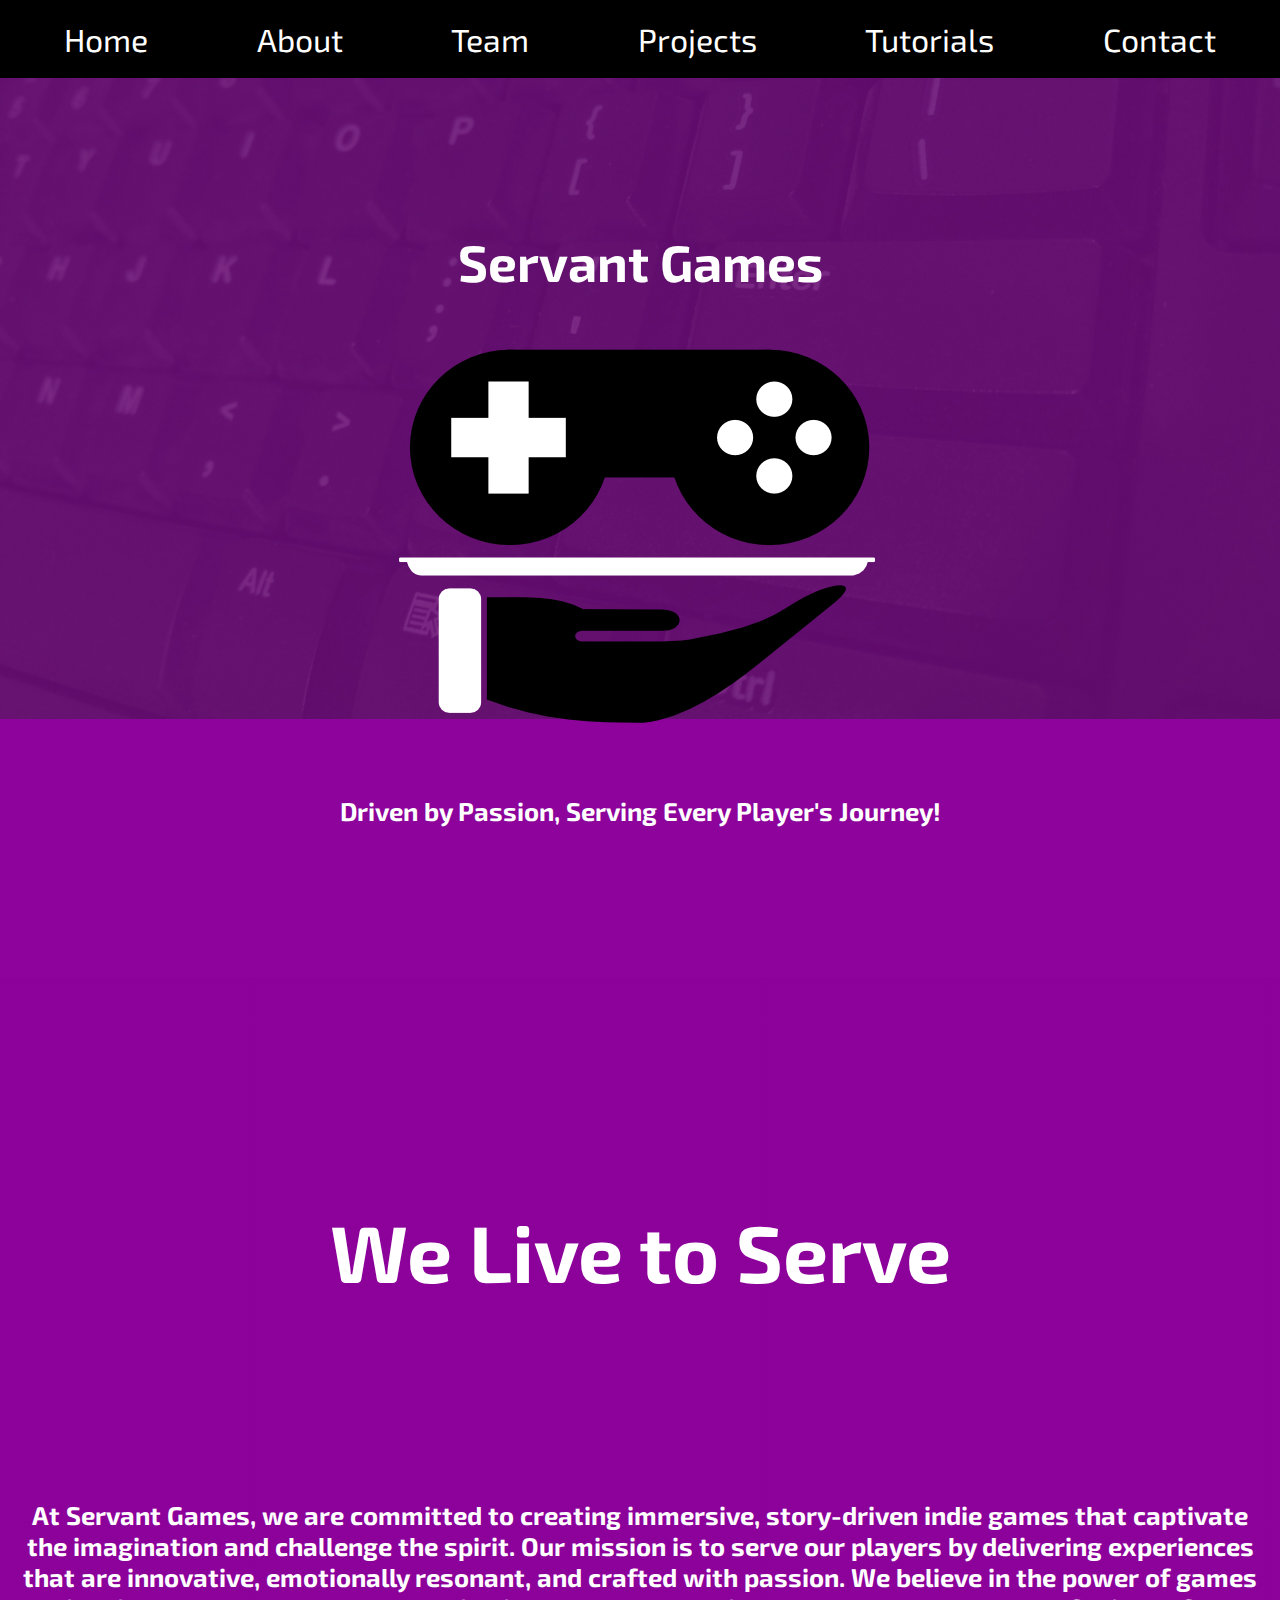
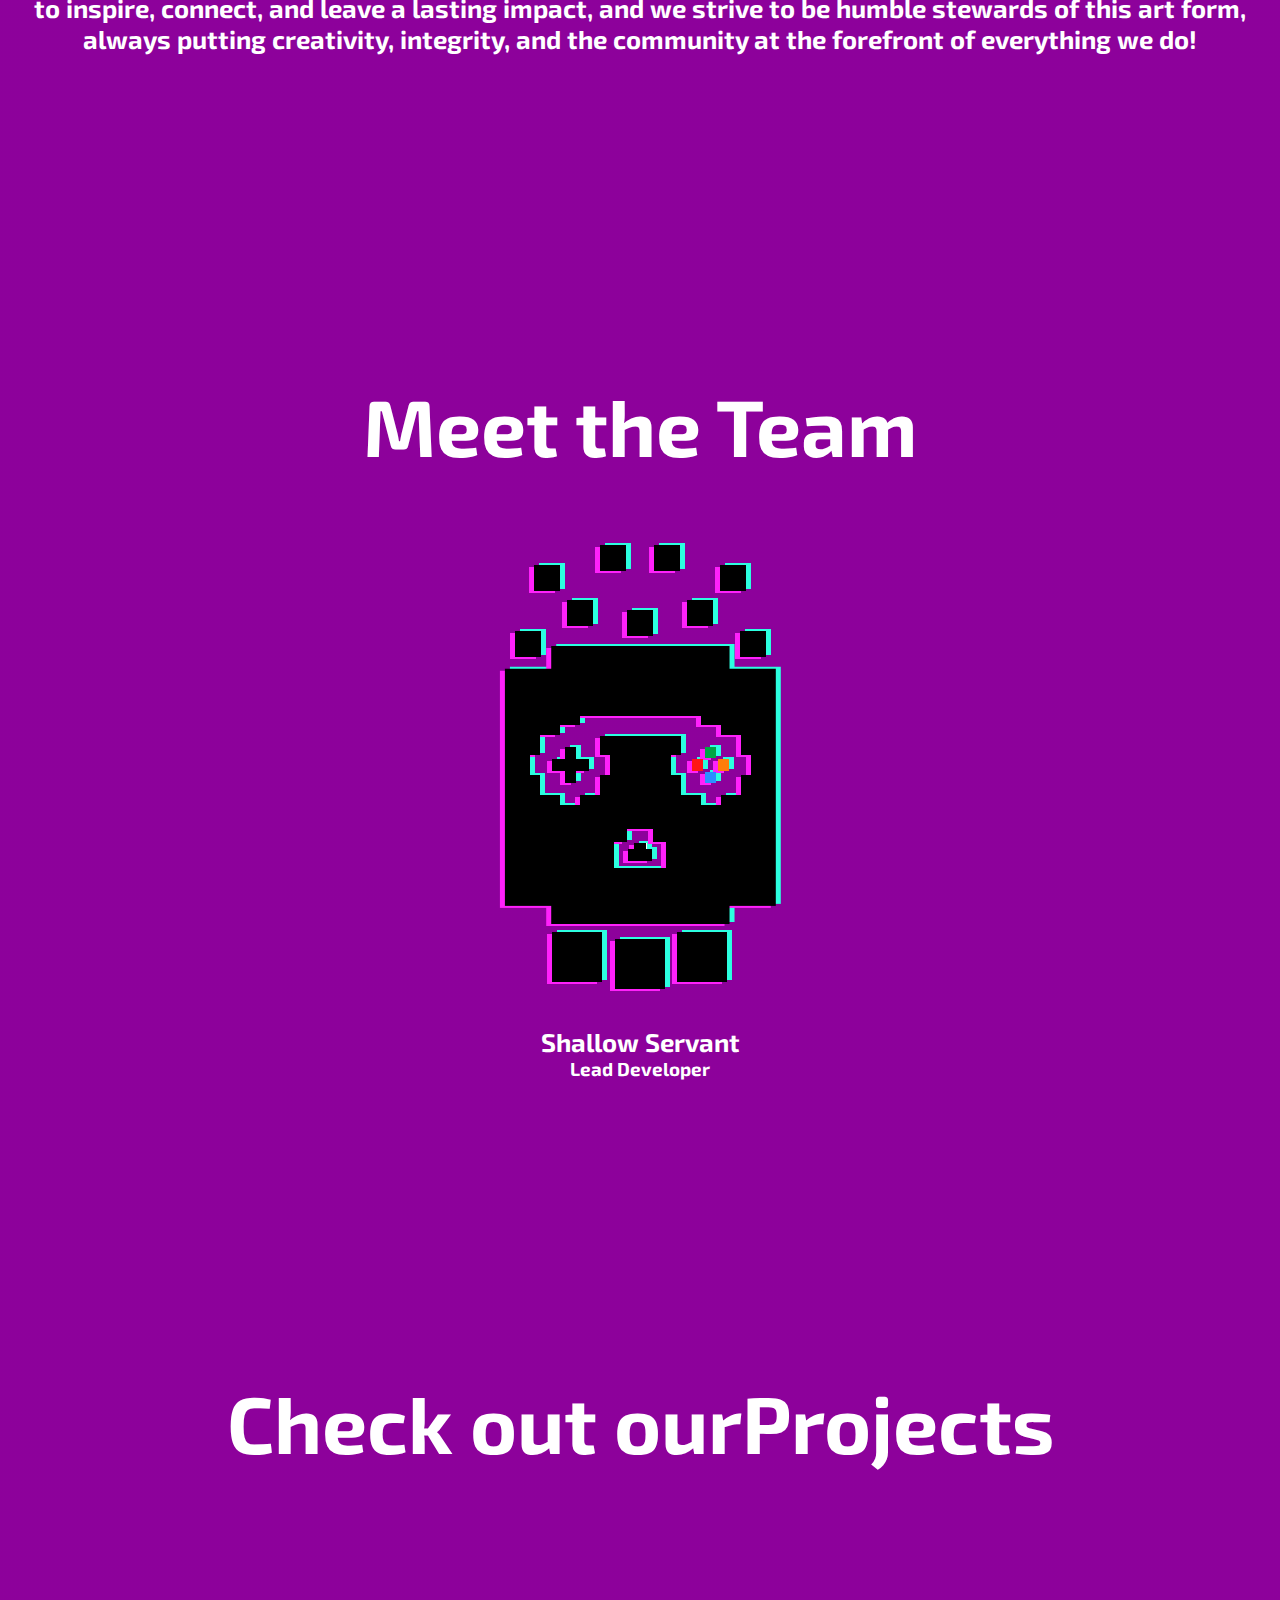
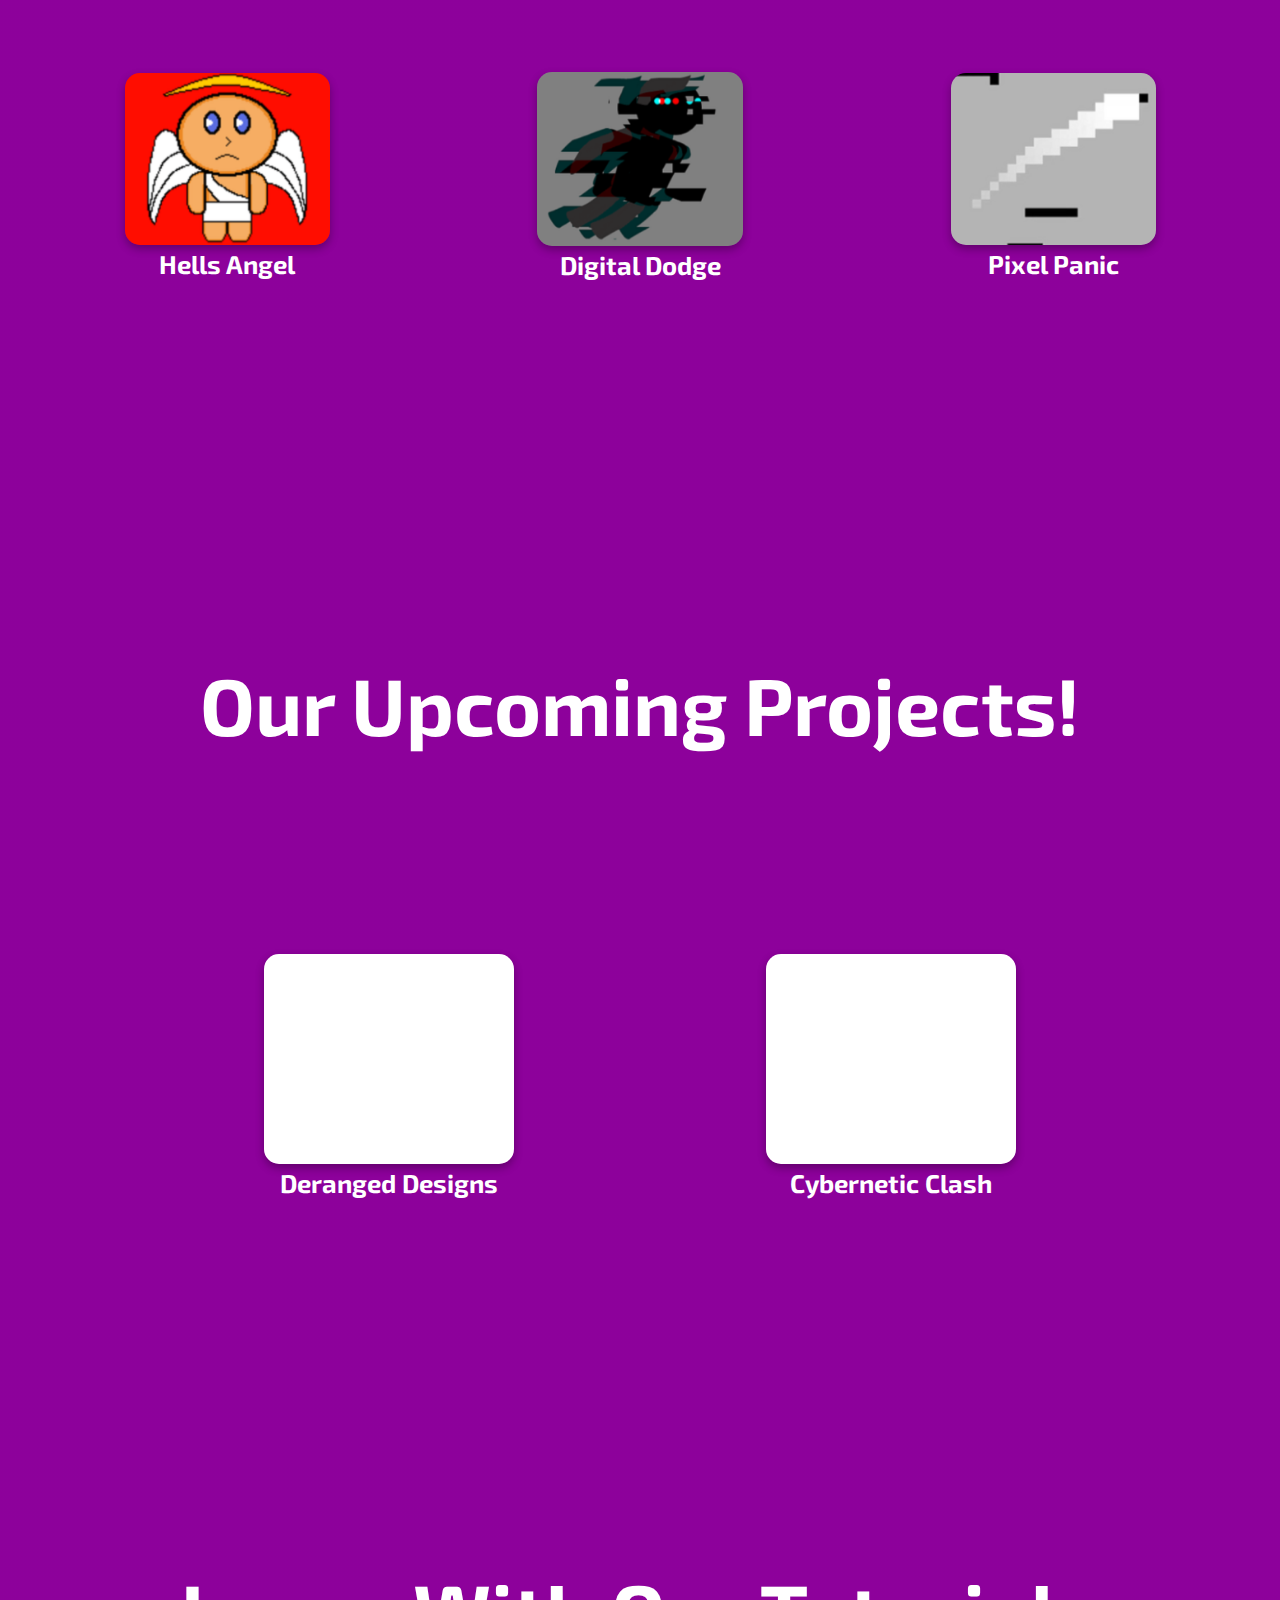
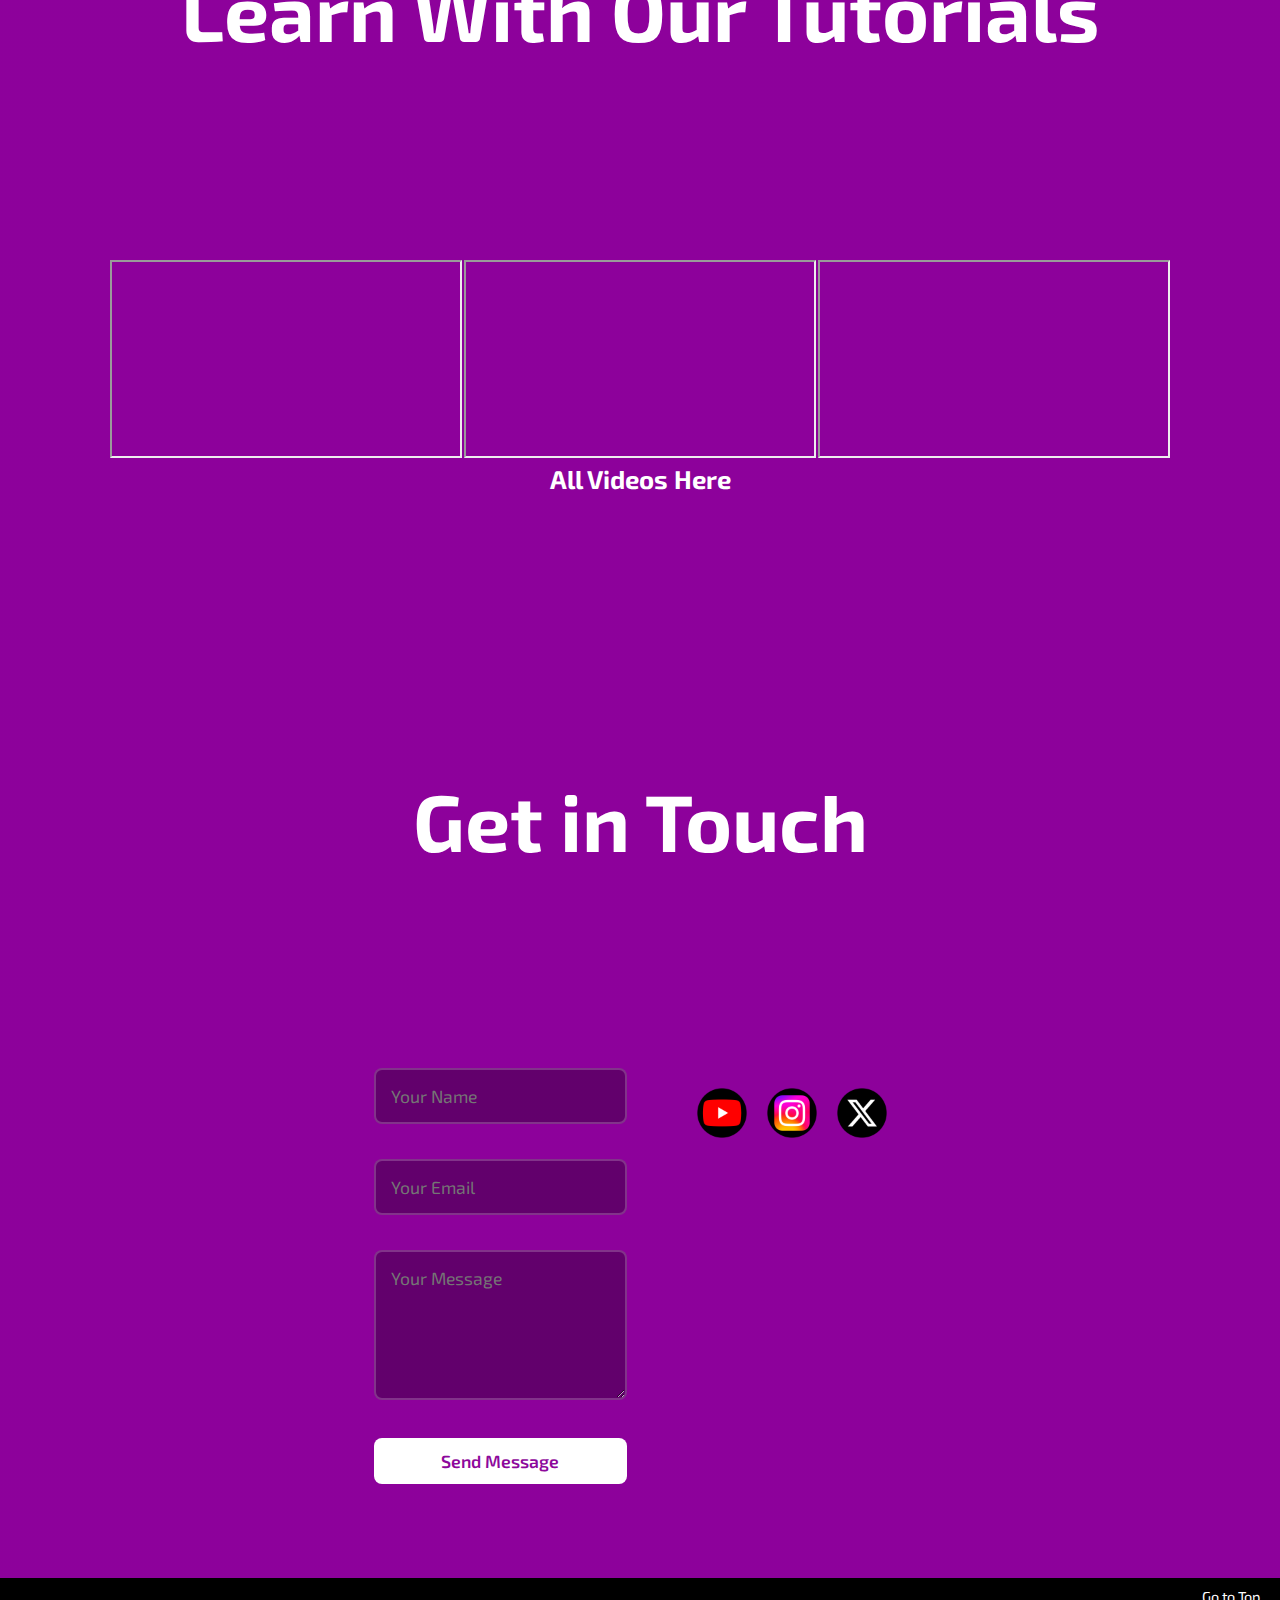
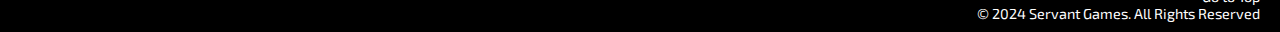
<file: index.html>
<!DOCTYPE html>
<html>
<head>
    <title>Servant Games</title>
    <link rel="icon" type="image/x-icon" href="images/ServantGamesLogo(PurpleCircle).png">
    <link rel="stylesheet" href="https://fonts.googleapis.com/css2?family=Exo+2:wght@400;500;600;700&display=swap">
    <link rel="stylesheet" href="style.css">
    <meta name="viewport" content="width=device-width, initial-scale=1">
</head>
<body>
    <nav id="navbar">
        <a href="#homeSection">Home</a>
        <a href="#aboutSection">About</a>
        <a href="#teamSection">Team</a>
        <a href="#projectsSection">Projects</a>
        <a href="#tutorialSection">Tutorials</a>
        <a href="#contactSection">Contact</a>
    </nav>
    <!-- Home Section -->
    <section id="homeSection">
        <div>
            <h1>Servant Games</h1>
            <img src="images/ServantGamesLogo2.png" alt="Logo" style="max-width: 100%; height: auto;">
            <h2>Driven by Passion, Serving Every Player's Journey!</h2>
        </div>
    </section>

    <!-- About Section -->
    <section id="aboutSection">
        <div>
            <h1>We Live to Serve</h1>
            <h2>At Servant Games, we are committed to creating immersive, story-driven indie games that captivate the imagination and challenge the spirit. Our mission is to serve our players by delivering experiences that are innovative, emotionally resonant, and crafted with passion. We believe in the power of games to inspire, connect, and leave a lasting impact, and we strive to be humble stewards of this art form, always putting creativity, integrity, and the community at the forefront of everything we do!</h2>
        </div>
    </section>     

    <!-- Team Section -->
    <section id="teamSection">
        <div>
            <h1>Meet the Team</h1>
            <img src="images/ShallowGlitchLogo.png" alt="Team Logo" style="max-width: 100%; height: auto;">
            <h2>Shallow Servant</h2>
            <h3>Lead Developer</h3>
        </div>
    </section>

    <!-- Projects Section -->
    <section id="projectsSection">
        <div>
            <h1>Check out ourProjects</h1>
            <table>
                <td>
                    <a href="projects.html#hellsAngelSection"><img src="images/HellsAngelIcon.PNG" alt="" style="max-width: 50%; height: auto;"></a>
                    <h2>Hells Angel</h2>
                </td>
                <td>
                    <a href="projects.html#digitalDodgeSection"><img src="images/DigitalDodgeIcon.PNG" alt="" style="max-width: 50%; height: auto;"></a>
                    <h2>Digital Dodge</h2>
                </td>
                <td>
                    <a href="projects.html#pixelPanicSection"><img src="images/PixelPanicIcon.PNG" alt="" style="max-width: 50%; height: auto;"></a>
                    <h2>Pixel Panic</h2>
                </td>
            </table>
        </div>
    </section>

    <!-- Upcoming Projects Section -->
     <section id="upcomingProjectsSection">
        <div>
            <h1>Our Upcoming Projects!</h1>
            <table>
                <td>
                    <a href="upcomingProjects.html#derangedDesignsSection"><img src="images/Filler.png" alt="" style="max-width: 50%; height: auto;"></a>
                    <h2>Deranged Designs</h2>
                </td>
                <td>
                    <a href="upcomingProjects.html#cyberneticClashSection"><img src="images/Filler.png" alt="" style="max-width: 50%; height: auto;"></a>
                    <h2>Cybernetic Clash</h2>
                </td>
            </table>
        </div>
     </section>

    <!-- Tutorials Section -->
    <section id="tutorialSection">
        <div>
            <h1>Learn With Our Tutorials</h1>
            <table>
                <td>
                    <iframe width="352" height="198" src="https://www.youtube.com/embed/ZDkMhiNQOwo" allowfullscreen></iframe>
                </td>
                <td>
                    <iframe width="352" height="198" src="https://www.youtube.com/embed/u7wFRlverNw" allowfullscreen></iframe>
                </td>
                <td>
                    <iframe width="352" height="198" src="https://www.youtube.com/embed/_vJ1q2FaB0M?start=493" allowfullscreen></iframe>
                </td>
            </table>
            <h2><a href="https://www.youtube.com/@ServantGames/featured" target="_blank">All Videos Here</a></h2>
        </div>
    </section>

    <!-- Contact Section -->
    <section id="contactSection">
        <div>
            <h1>Get in Touch</h1>
            
            <div class="contact-container">
                <div class="contact-form">
                    <form action="#" method="POST" class="email-form">
                        <div class="form-group">
                            <input type="text" id="name" name="name" placeholder="Your Name" required>
                        </div>
                        <div class="form-group">
                            <input type="email" id="email" name="email" placeholder="Your Email" required>
                        </div>
                        <div class="form-group">
                            <textarea id="message" name="message" placeholder="Your Message" rows="5" required></textarea>
                        </div>
                        <button type="submit" class="submit-btn">Send Message</button>
                    </form>
                </div>
                
                <div class="social-links">
                    <a href="https://www.youtube.com/@ServantGames" target="_blank">
                        <img src="images/YouTubeIcon.png" alt="Youtube Channel" style="max-width: 50px; height: auto;">
                    </a>
                    <a href="https://www.instagram.com/servantgamessg/" target="_blank">
                        <img src="images/InstaIcon.png" alt="Instagram" style="max-width: 50px; height: auto;">
                    </a>
                    <a href="https://x.com/ServantGamesSG" target="_blank">
                        <img src="images/XIcon.png" alt="X (Twitter)" style="max-width: 50px; height: auto;">
                    </a>
                </div>
            </div>
        </div>
    </section>

    <!-- Footer Section -->
    <section id="footerSection">
        <p><a href="#top">Go to Top</a></p>
        <p>&copy; 2024 Servant Games. All Rights Reserved</p>
    </section>
</body>
</html>
</file>
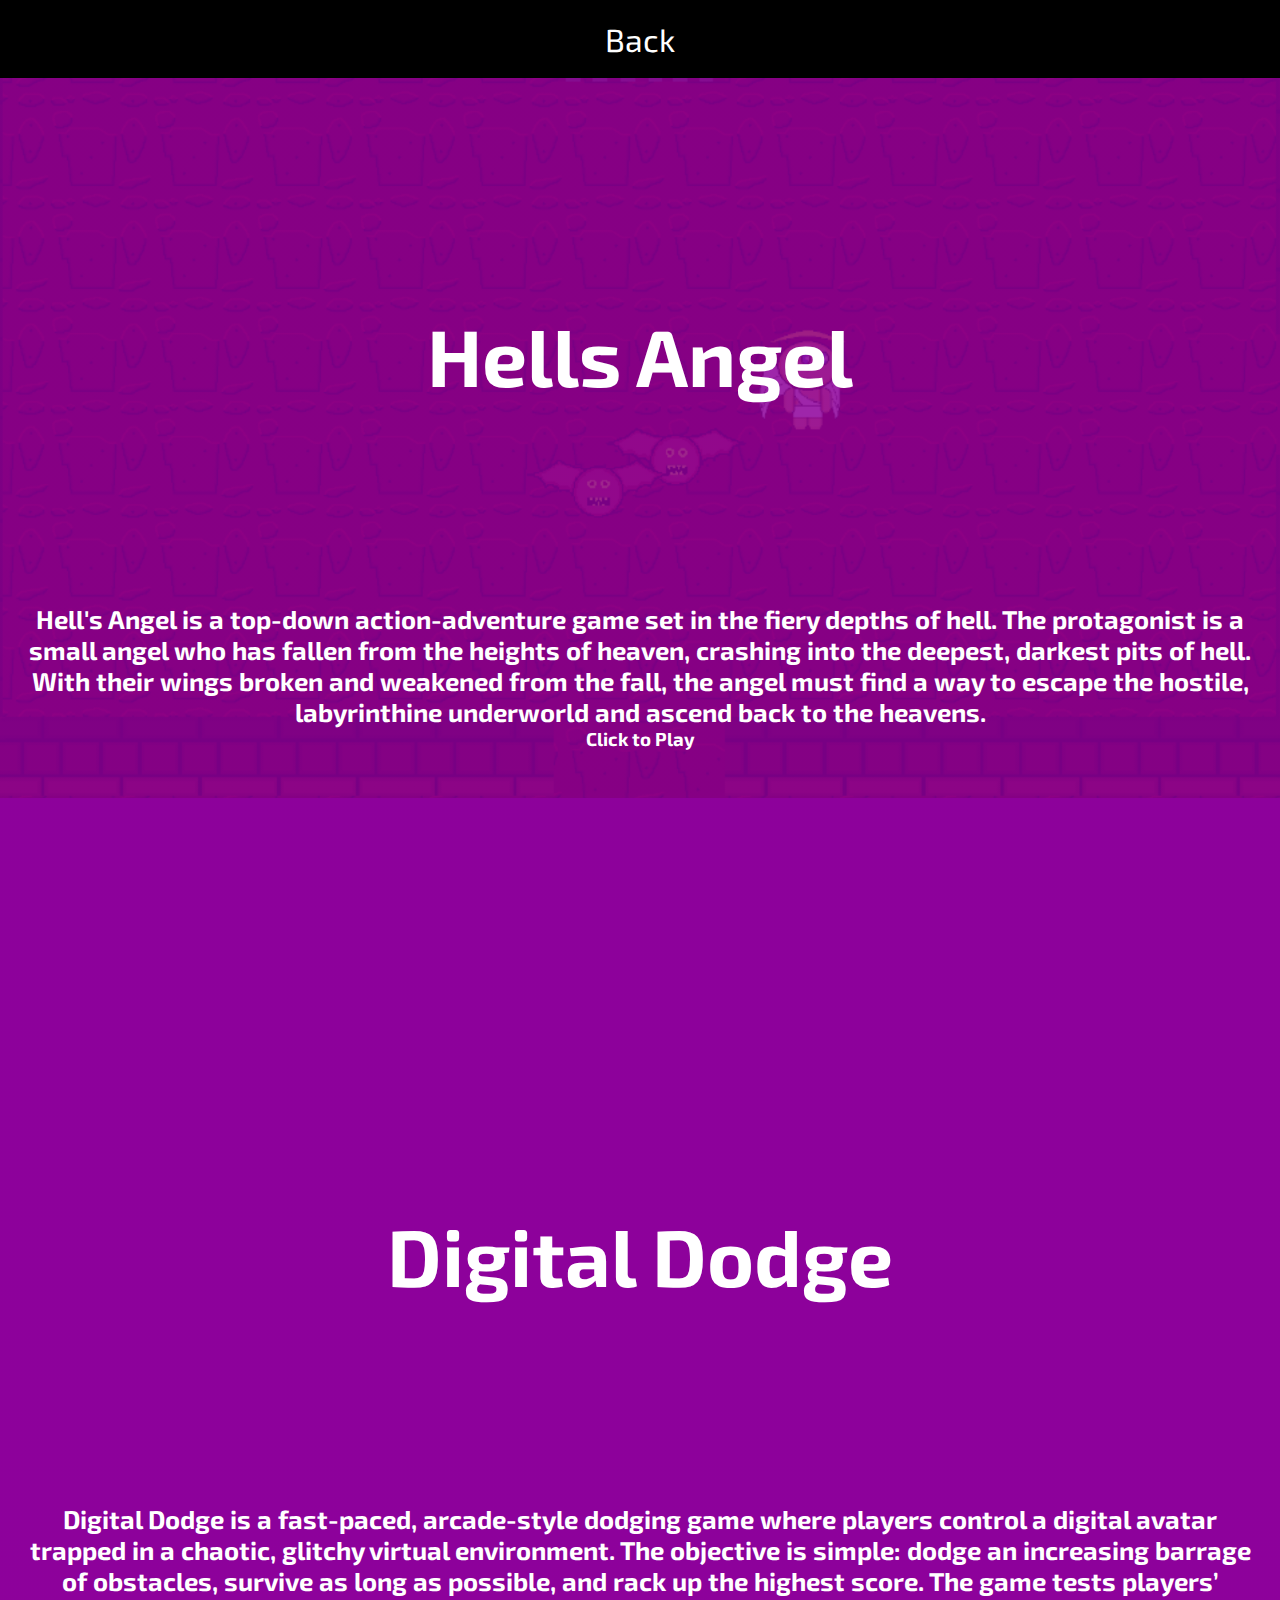
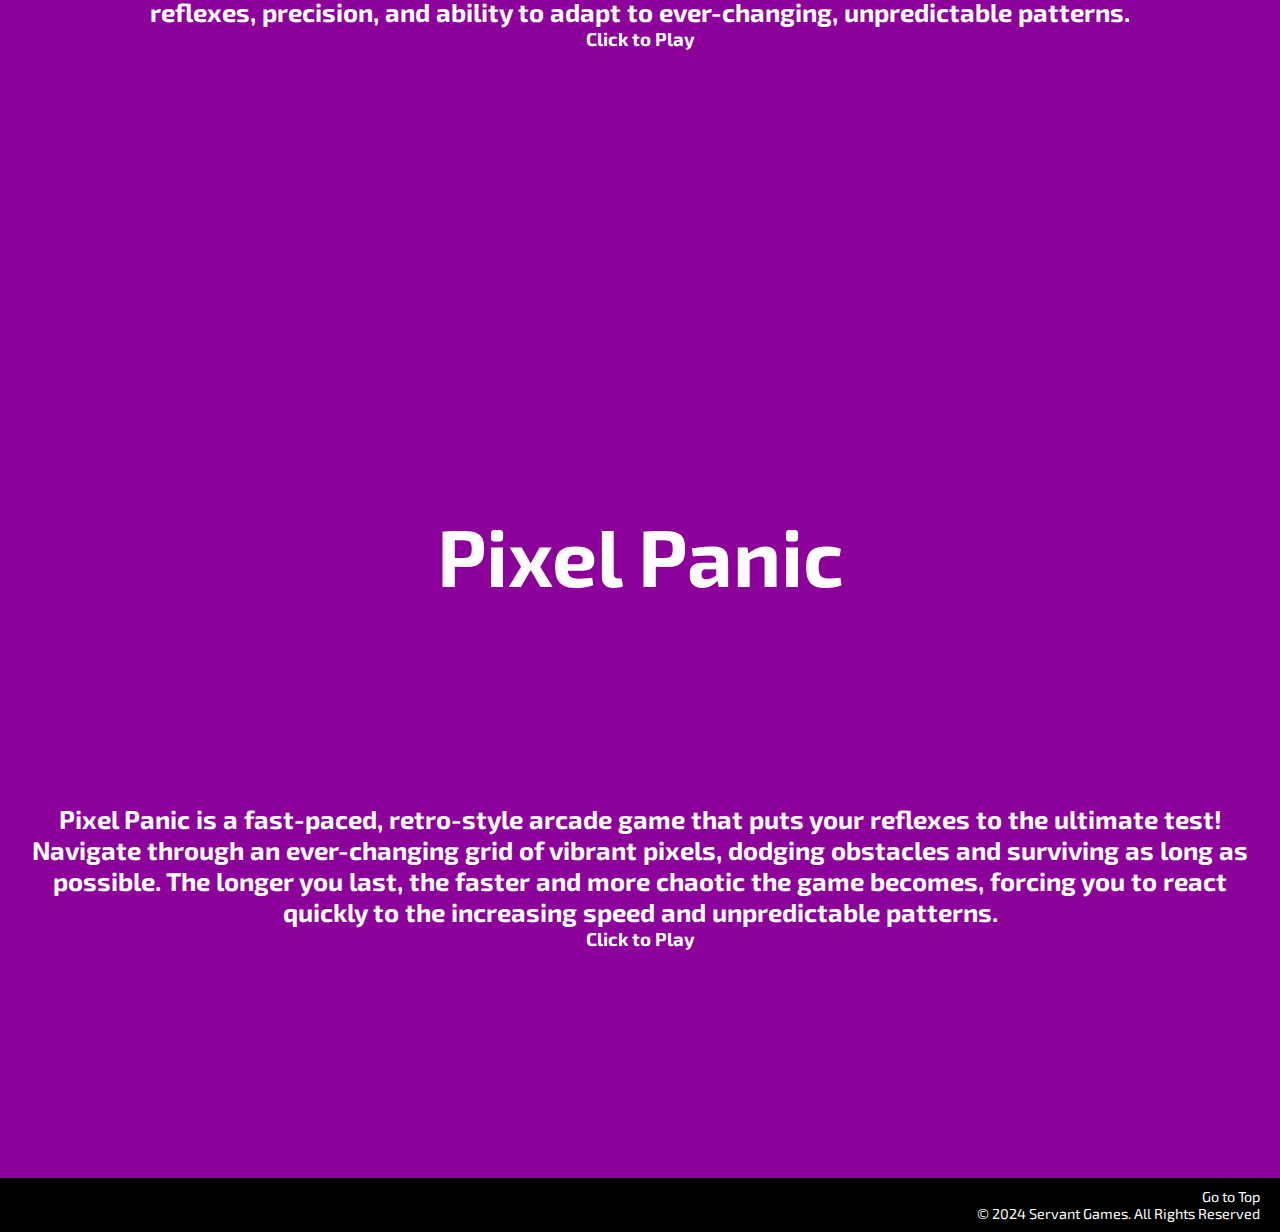
<file: projects.html>
<!DOCTYPE html>
<html>
<head>
    <title>Servant Games Projects</title>
    <link rel="icon" type="image/x-icon" href="images/ServantGamesLogo(PurpleCircle).png">
    <link rel="stylesheet" href="https://fonts.googleapis.com/css2?family=Exo+2:wght@400;500;600;700&display=swap">
    <link rel="stylesheet" href="style.css">
    <meta name="viewport" content="width=device-width, initial-scale=1">
</head>
<body>
    <nav id="navbar">
        <a href="index.html#projectsSection">Back</a>
    </nav>
    <!-- Hells Angel Section -->
    <section id="hellsAngelSection">
        <div>
            <h1>Hells Angel</h1>
            <h2>Hell's Angel is a top-down action-adventure game set in the fiery depths of hell. The protagonist is a small angel who has fallen from the heights of heaven, crashing into the deepest, darkest pits of hell. With their wings broken and weakened from the fall, the angel must find a way to escape the hostile, labyrinthine underworld and ascend back to the heavens.</h2>
            <h3><a href="https://shallowglitch-games.itch.io/hells-angel" target="_blank">Click to Play</a></h3>
        </div>
    </section>

    <!-- Digital Dodge Section -->
    <section id="digitalDodgeSection">
        <div>
            <h1>Digital Dodge</h1>
            <h2>Digital Dodge is a fast-paced, arcade-style dodging game where players control a digital avatar trapped in a chaotic, glitchy virtual environment. The objective is simple: dodge an increasing barrage of obstacles, survive as long as possible, and rack up the highest score. The game tests players’ reflexes, precision, and ability to adapt to ever-changing, unpredictable patterns.</h2>
            <h3><a href="https://shallowglitch-games.itch.io/digital-dodge" target="_blank">Click to Play</a></h3>
        </div>
    </section> 

    <!-- Pixel Panic Section -->
    <section id="pixelPanicSection">
        <div>
            <h1>Pixel Panic</h1>
            <h2>Pixel Panic is a fast-paced, retro-style arcade game that puts your reflexes to the ultimate test! Navigate through an ever-changing grid of vibrant pixels, dodging obstacles and surviving as long as possible. The longer you last, the faster and more chaotic the game becomes, forcing you to react quickly to the increasing speed and unpredictable patterns.</h2>
            <h3><a href="https://shallowglitch-games.itch.io/pixel-panic" target="_blank">Click to Play</a></h3>
        </div>
    </section> 

    <!-- Footer Section -->
    <section id="footerSection">
        <p><a href="#top">Go to Top</a></p>
        <p>&copy; 2024 Servant Games. All Rights Reserved</p>
    </section>
</body>
</html>
</file>
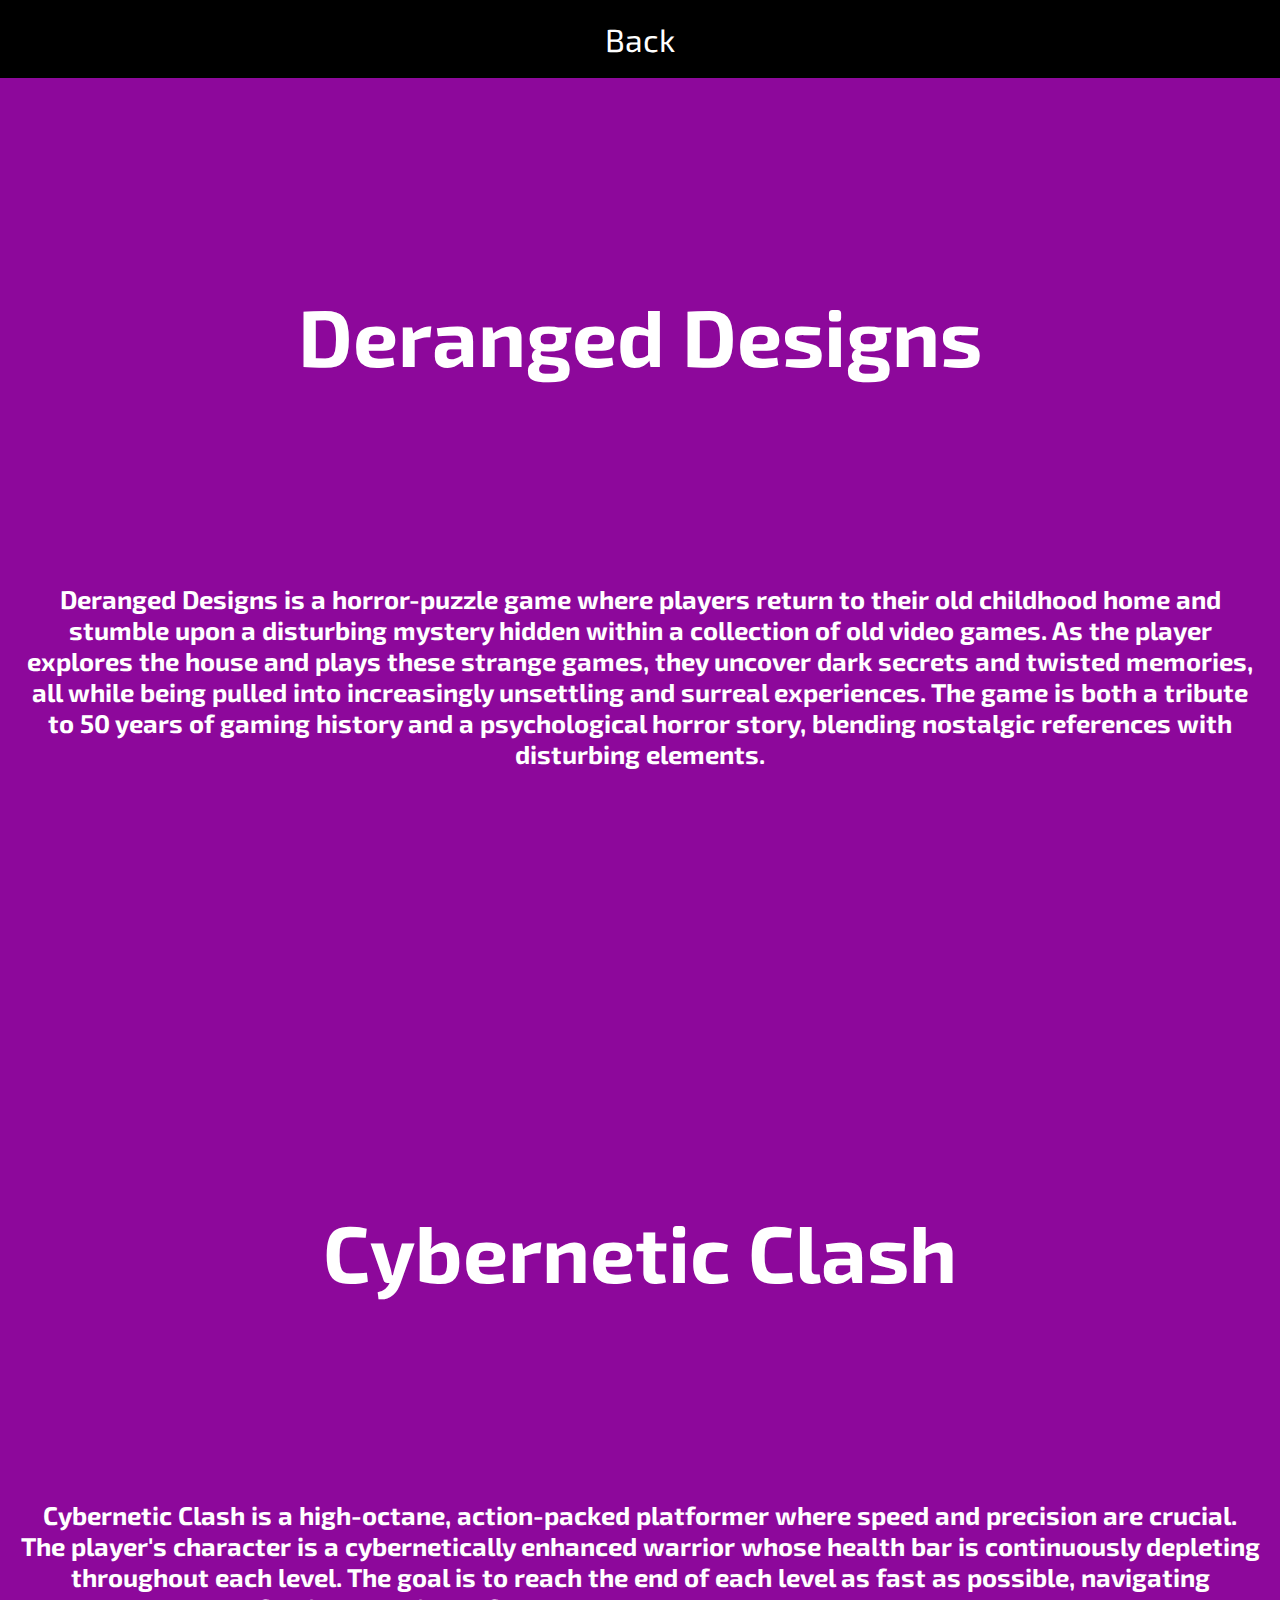
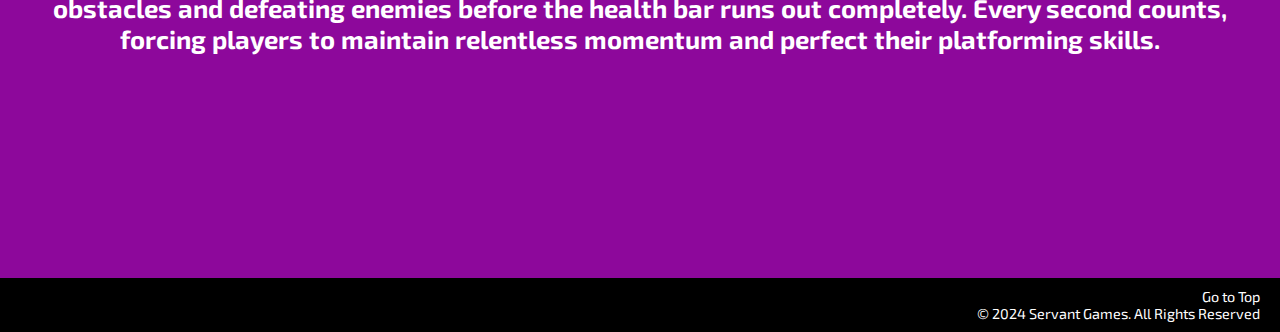
<file: upcomingProjects.html>
<!DOCTYPE html>
<html>
<head>
    <title>Servant Games Upcoming Projects</title>
    <link rel="icon" type="image/x-icon" href="images/ServantGamesLogo(PurpleCircle).png">
    <link rel="stylesheet" href="https://fonts.googleapis.com/css2?family=Exo+2:wght@400;500;600;700&display=swap">
    <link rel="stylesheet" href="style.css">
    <meta name="viewport" content="width=device-width, initial-scale=1">
</head>
<body>
    <nav id="navbar">
        <a href="index.html#upcomingProjectsSection">Back</a>
    </nav>
    <!-- Deranged Designs Section -->
    <section id="derangedDesignsSection">
        <div>
            <h1>Deranged Designs</h1>
            <h2>Deranged Designs is a horror-puzzle game where players return to their old childhood home and stumble upon a disturbing mystery hidden within a collection of old video games. As the player explores the house and plays these strange games, they uncover dark secrets and twisted memories, all while being pulled into increasingly unsettling and surreal experiences. The game is both a tribute to 50 years of gaming history and a psychological horror story, blending nostalgic references with disturbing elements.</h2>
        </div>
    </section>

    <!-- Cybernetic Clash Section -->
    <section id="cyberneticClashSection">
        <div>
            <h1>Cybernetic Clash</h1>
            <h2>Cybernetic Clash is a high-octane, action-packed platformer where speed and precision are crucial. The player's character is a cybernetically enhanced warrior whose health bar is continuously depleting throughout each level. The goal is to reach the end of each level as fast as possible, navigating obstacles and defeating enemies before the health bar runs out completely. Every second counts, forcing players to maintain relentless momentum and perfect their platforming skills.</h2>
        </div>
    </section> 

    <!-- Footer Section -->
    <section id="footerSection">
        <p><a href="#top">Go to Top</a></p>
        <p>&copy; 2024 Servant Games. All Rights Reserved</p>
    </section>
</body>
</html>
</file>
<file: style.css>
html {
    scroll-behavior: smooth; /* Enables smooth scrolling for anchor links */
}

/* Import Exo 2 font */
@import url('https://fonts.googleapis.com/css2?family=Exo+2:wght@400;500;600;700&display=swap');

/* Apply the Exo 2 font to the body */
body {
    font-family: 'Exo 2', sans-serif;
    background-color: #8D089B;
    margin: 0;
    padding: 0;
}

* {
    margin: 0;
    padding: 0;
    box-sizing: border-box;
}

/* Anchor Styles */
a {
    color: #ffffff;
    text-decoration: none;
}

a:hover {
    text-decoration: underline;
}

/* Headings */
h1 {
    font-size: 4vw; /* Responsive font size */
}

h2 {
    font-size: 2.5vw; /* Responsive font size */
}

h2 {
    font-size: 2vw; /* Responsive font size */
}

/* Navbar */
#navbar {
    position: sticky;
    top: 0;
    padding: 10px;
    background-color: #000000;
    width: 100%;
    text-align: center;
    font-size: 2.5vw; /* Responsive font size */
    display: flex;
    justify-content: space-around; /* Align navbar items evenly */
}

#navbar a {
    padding: 10px;
}

/* Common background settings for all sections with backgrounds */
#homeSection,
#aboutSection,
#teamSection,
#projectsSection,
#upcomingProjectsSection,
#tutorialSection,
#contactSection,
#hellsAngelSection,
#digitalDodgeSection,
#pixelPanicSection,
#derangedDesignsSection,
#cyberneticClashSection {
    width: 100%;
    min-height: 100vh;
    display: flex;
    flex-direction: column;
    align-items: center;
    justify-content: center;
    padding: 20px;
    text-align: center;
    color: #ffffff;
    background-size: 100% auto;
    background-position: top center;
    background-repeat: no-repeat;
    background-attachment: fixed;
}

/* Individual section backgrounds */
#homeSection {
    background: linear-gradient(0deg, rgba(141, 0, 155, 0.6), rgba(141, 0, 155, 0.6)), 
                url("images/home-section-BG.jpg") no-repeat top center fixed;
    background-size: 100% auto;
}

#aboutSection {
    background: linear-gradient(0deg, rgba(141, 0, 155, 0.85), rgba(141, 0, 155, 0.85)), 
                url("images/about-sesction-BG.jpg") no-repeat top center fixed;
    background-size: 100% auto;
}

#teamSection {
    background: linear-gradient(0deg, rgba(141, 0, 155, 0.85), rgba(141, 0, 155, 0.85)), 
                url("images/team-section-BG.jpg") no-repeat top center fixed;
    background-size: 100% auto;
}

#projectsSection {
    background: linear-gradient(0deg, rgba(141, 0, 155, 0.85), rgba(141, 0, 155, 0.85)), 
                url("images/projects-section-BG.jpg") no-repeat top center fixed;
    background-size: 100% auto;
}

#upcomingProjectsSection {
    background: linear-gradient(0deg, rgba(141, 0, 155, 0.85), rgba(141, 0, 155, 0.85)), 
                url("images/upcoming-projects-section-BG.jpg") no-repeat top center fixed;
    background-size: 100% auto;
}

#tutorialSection {
    background: linear-gradient(0deg, rgba(141, 0, 155, 0.85), rgba(141, 0, 155, 0.85)), 
                url("images/tutorial-section-BG.jpg") no-repeat top center fixed;
    background-size: 100% auto;
}

#contactSection {
    background: linear-gradient(0deg, rgba(141, 0, 155, 0.85), rgba(141, 0, 155, 0.85)), 
                url("images/contact-section.jpg") no-repeat top center fixed;
    background-size: 100% auto;
}

#hellsAngelSection {
    background: linear-gradient(0deg, rgba(141, 0, 155, 0.85), rgba(141, 0, 155, 0.85)), 
                url("images/HellsAngleBG.PNG") no-repeat top center fixed;
    background-size: 100% auto;
}

#digitalDodgeSection {
    background: linear-gradient(0deg, rgba(141, 0, 155, 0.85), rgba(141, 0, 155, 0.85)), 
                url("images/DigitalDodgeBG.PNG") no-repeat top center fixed;
    background-size: 100% auto;
}

#pixelPanicSection {
    background: linear-gradient(0deg, rgba(141, 0, 155, 0.85), rgba(141, 0, 155, 0.85)), 
                url("images/PixelPanicBG.PNG") no-repeat top center fixed;
    background-size: 100% auto;
}

/* Section-specific styles */
#aboutSection h1 {
    margin-bottom: 200px;
    font-size: 5rem;
}

#teamSection h1 {
    margin-bottom: 50px;
    font-size: 5rem;
}

#projectsSection img {
    max-width: 50%;
    height: auto;
    border-radius: 15px;
    box-shadow: 0 4px 8px rgba(0, 0, 0, 0.3);
    transition: transform 0.3s ease;
}

#projectsSection h1 {
    margin-bottom: 200px;
    font-size: 5rem;
}

#projectsSection img:hover {
    transform: scale(1.05);
}

#upcomingProjectsSection img {
    max-width: 50%;
    height: auto;
    border-radius: 15px;
    box-shadow: 0 4px 8px rgba(0, 0, 0, 0.3);
    transition: transform 0.3s ease;
}

#upcomingProjectsSection img:hover {
    transform: scale(1.05);
}

#upcomingProjectsSection h1 {
    margin-bottom: 200px;
    font-size: 5rem;
}

#tutorialSection h1 {
    margin-bottom: 200px;
    font-size: 5rem;
}

#contactSection h1 {
    margin-bottom: 200px;
    font-size: 5rem;
}

/* Contact Section Layout */
.contact-container {
    display: flex;
    justify-content: flex-start;
    align-items: flex-start;
    gap: 50px;
    width: 100%;
    max-width: 1400px;
    margin: 0 auto;
    padding: 0 20px;
}

.contact-form {
    flex: 0 1 500px;
    margin-right: auto;
    text-align: left;
}

/* Form Input Styles */
.form-group {
    margin-bottom: 20px;
}

.form-group input,
.form-group textarea {
    width: 100%;
    padding: 15px;
    border: 2px solid rgba(255, 255, 255, 0.2);
    border-radius: 8px;
    background: rgba(0, 0, 0, 0.3);
    color: white;
    font-family: 'Exo 2', sans-serif;
    font-size: 1.1rem;
    margin-bottom: 15px;
}

.form-group textarea {
    min-height: 150px;
    resize: vertical;
}

.submit-btn {
    padding: 12px 30px;
    background: #ffffff;
    color: #8D089B;
    border: none;
    border-radius: 8px;
    font-family: 'Exo 2', sans-serif;
    font-weight: 600;
    font-size: 1.1rem;
    cursor: pointer;
    transition: all 0.3s ease;
    display: block;
    width: 100%;
}

.submit-btn:hover {
    background: #f0f0f0;
    transform: translateY(-2px);
}

/* Social Links Adjustment */
.social-links {
    display: flex;
    flex-direction: row;
    gap: 20px;
    padding: 20px;
    align-items: center;
    margin-left: auto;
}

/* Footer Section */
#footerSection {
    background-color: #000000;
    color: #ffffff;
    text-align: right;
    padding: 10px 20px;
    font-size: 0.9rem;   
}

/* Projects Section Headers */
#hellsAngelSection h1,
#digitalDodgeSection h1,
#pixelPanicSection h1,
#derangedDesignsSection h1,
#cyberneticClashSection h1 {
    margin-bottom: 200px;
    font-size: 5rem;
}

/* Media Queries */
@media only screen and (max-width: 1024px) {
    h1 {
        font-size: 5vw;
    }

    h2 {
        font-size: 4vw;
    }

    #navbar {
        font-size: 3vw;
        flex-direction: column;
    }

    section {
        padding: 30px 20px;
        min-height: auto;
    }
}

@media only screen and (max-width: 768px) {
    #homeSection,
    #aboutSection,
    #teamSection,
    #projectsSection,
    #upcomingProjectsSection,
    #tutorialSection,
    #contactSection,
    #hellsAngelSection,
    #digitalDodgeSection,
    #pixelPanicSection,
    #derangedDesignsSection,
    #cyberneticClashSection {
        background-size: auto 100%;
    }

    .contact-container {
        flex-direction: column;
        align-items: center;
    }
    
    .contact-form {
        width: 100%;
        margin-right: 0;
    }
    
    .social-links {
        margin-left: 0;
        justify-content: center;
    }
}
</file>
